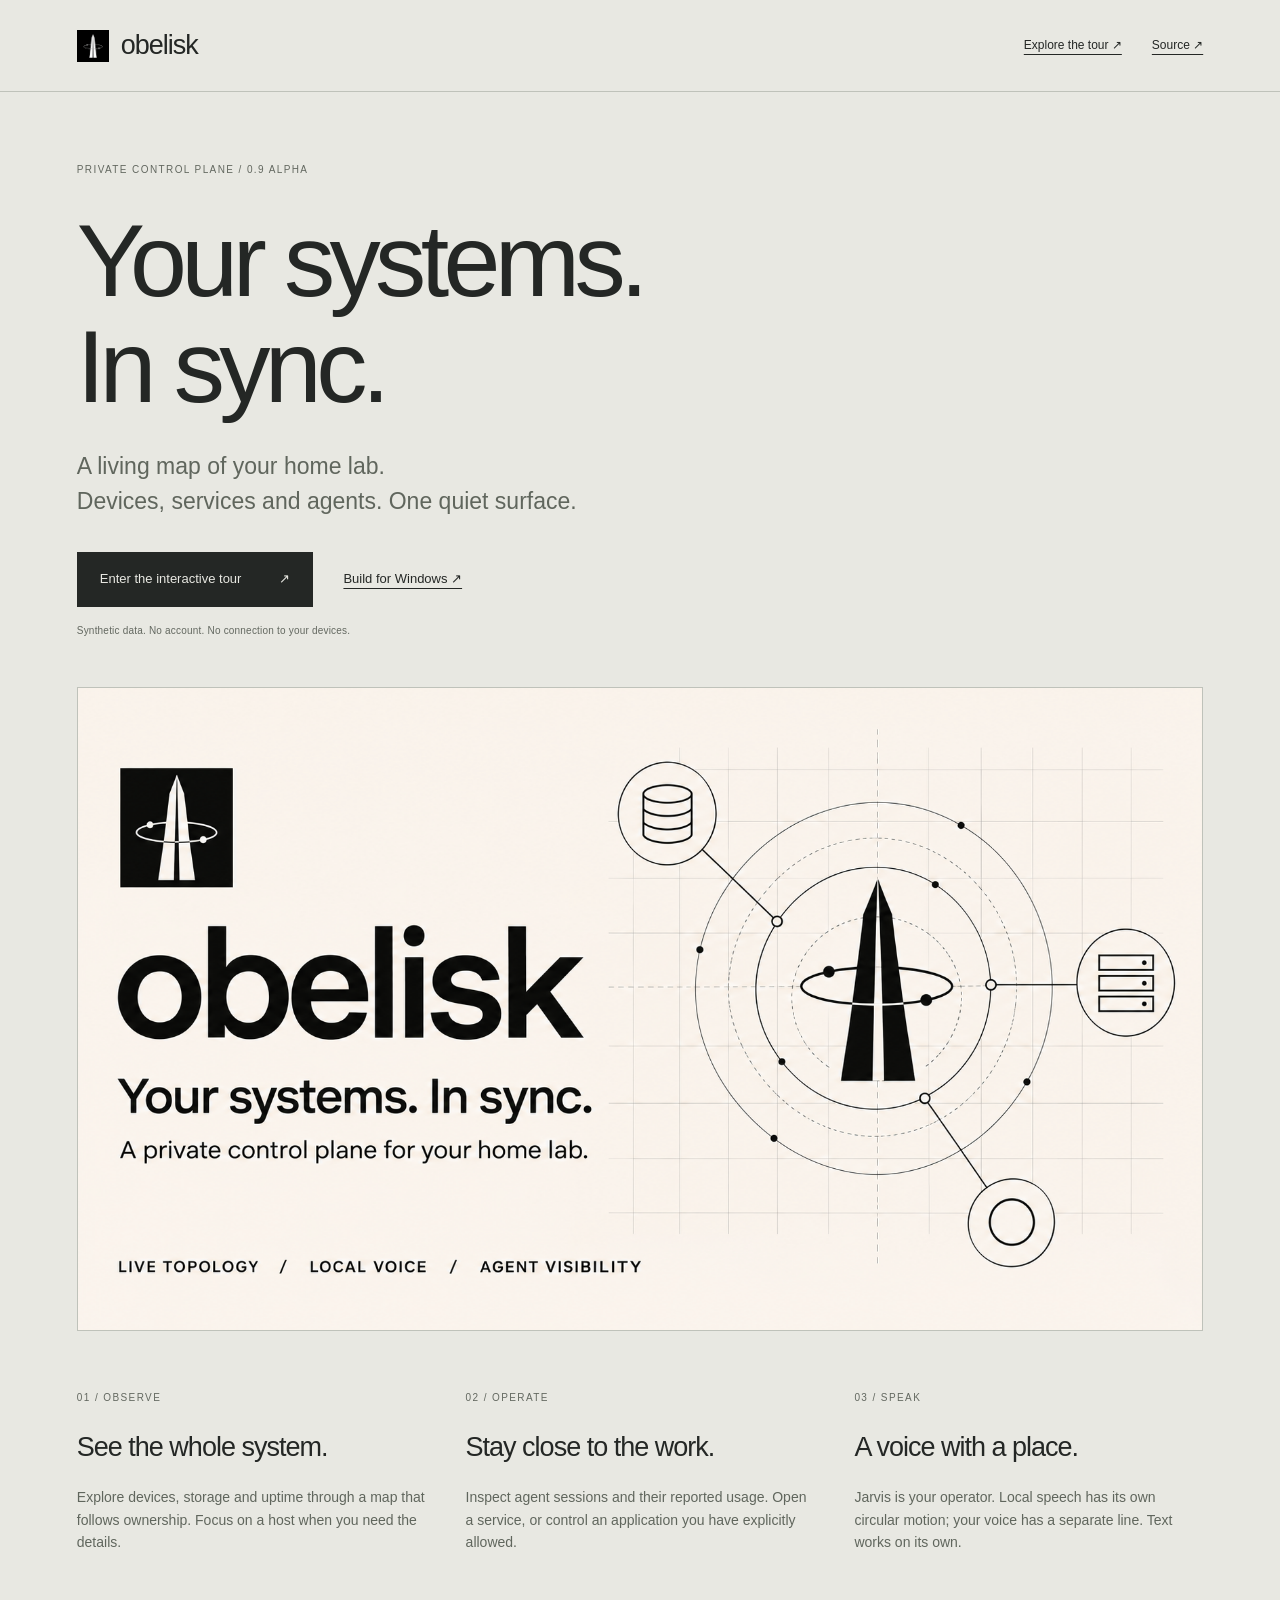
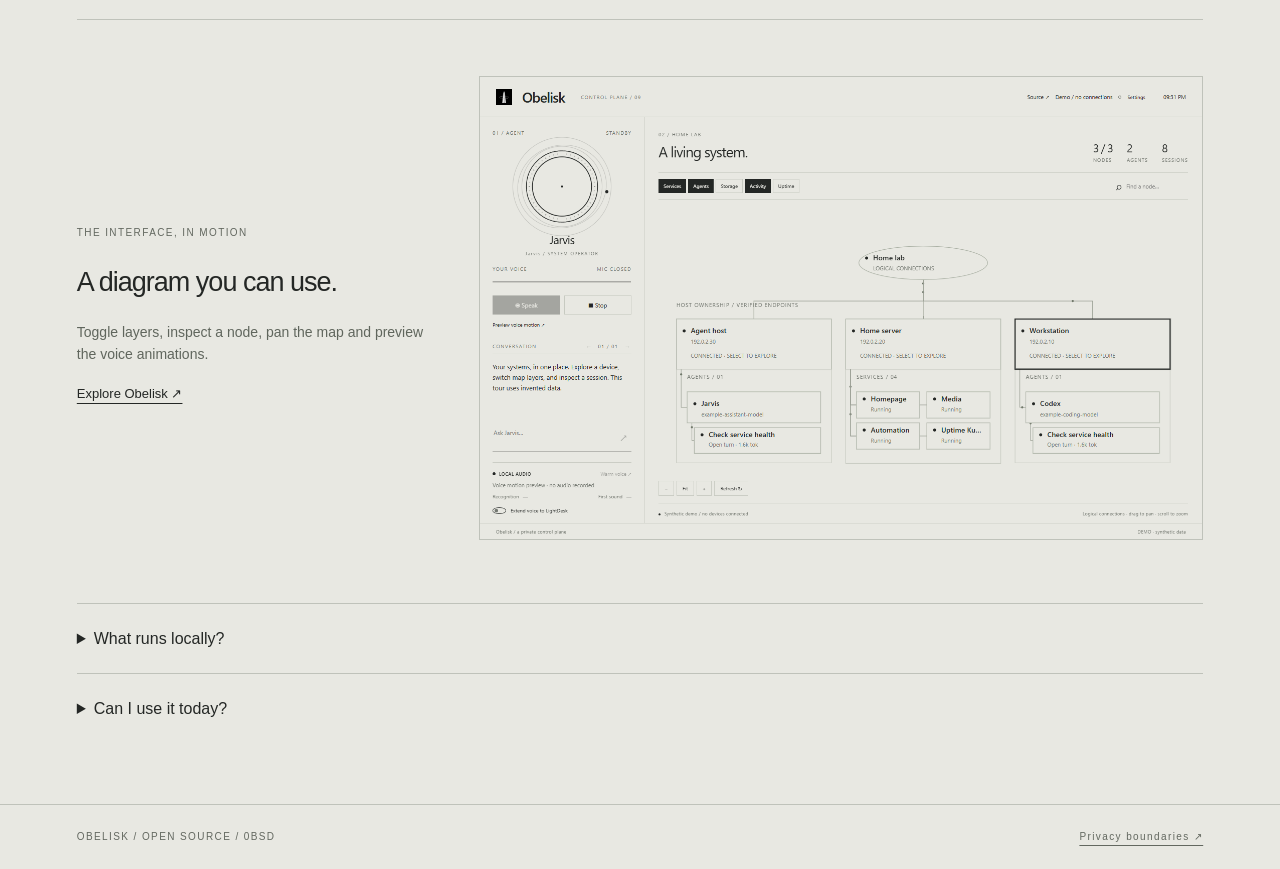
<file: docs/index.html>
<!doctype html>
<html lang="en"><head><meta charset="utf-8"><meta name="viewport" content="width=device-width,initial-scale=1"><meta name="description" content="A private control plane for your home lab. See your devices, follow your agents and speak to Jarvis."><title>Obelisk — Your systems. In sync.</title><link rel="icon" href="assets/obelisk-icon.png"><link rel="stylesheet" href="site.css"></head>
<body><header><a class="wordmark" href="./"><img src="assets/obelisk-icon.png" alt="" width="32" height="32">obelisk</a><nav><a href="tour/">Explore the tour ↗</a><a href="https://github.com/MaxJafar/obelisk">Source ↗</a></nav></header>
<main><div class="eyebrow">PRIVATE CONTROL PLANE / 0.9 ALPHA</div><h1>Your systems.<br>In sync.</h1><p class="intro">A living map of your home lab.<br>Devices, services and agents. One quiet surface.</p><div class="actions"><a class="primary" href="tour/">Enter the interactive tour <span>↗</span></a><a href="https://github.com/MaxJafar/obelisk#make-it-yours">Build for Windows ↗</a></div><p class="caption">Synthetic data. No account. No connection to your devices.</p><a href="tour/"><img class="cover" src="assets/obelisk-cover.png" alt="Obelisk's architectural mark and connected orbital diagrams"></a>
<section class="features"><article><span>01 / OBSERVE</span><h2>See the whole system.</h2><p>Explore devices, storage and uptime through a map that follows ownership. Focus on a host when you need the details.</p></article><article><span>02 / OPERATE</span><h2>Stay close to the work.</h2><p>Inspect agent sessions and their reported usage. Open a service, or control an application you have explicitly allowed.</p></article><article><span>03 / SPEAK</span><h2>A voice with a place.</h2><p>Jarvis is your operator. Local speech has its own circular motion; your voice has a separate line. Text works on its own.</p></article></section>
<section class="preview"><div><span class="eyebrow">THE INTERFACE, IN MOTION</span><h2>A diagram you can use.</h2><p>Toggle layers, inspect a node, pan the map and preview the voice animations.</p><a href="tour/">Explore Obelisk ↗</a></div><a href="tour/"><img src="assets/obelisk-dashboard.png" alt="Interactive dashboard using invented hosts and sessions" loading="lazy"></a></section>
<details><summary>What runs locally?</summary><p>The Windows desktop, telemetry collection and optional Qwen speech output. Voice input uses OpenAI transcription when you provide a key. Agent requests go to your configured OpenClaw Gateway. The browser tour uses only invented data.</p></details>
<details><summary>Can I use it today?</summary><p>This is a Windows x64 source alpha. Build it with Tauri, .NET and Go, then connect your own infrastructure. There is no signed installer yet. Start with the <a href="https://github.com/MaxJafar/obelisk/blob/main/docs/SETUP.md">setup guide</a>.</p></details>
</main><footer><span>OBELISK / OPEN SOURCE / 0BSD</span><a href="https://github.com/MaxJafar/obelisk/blob/main/docs/PRIVACY.md">Privacy boundaries ↗</a></footer></body></html>
</file>
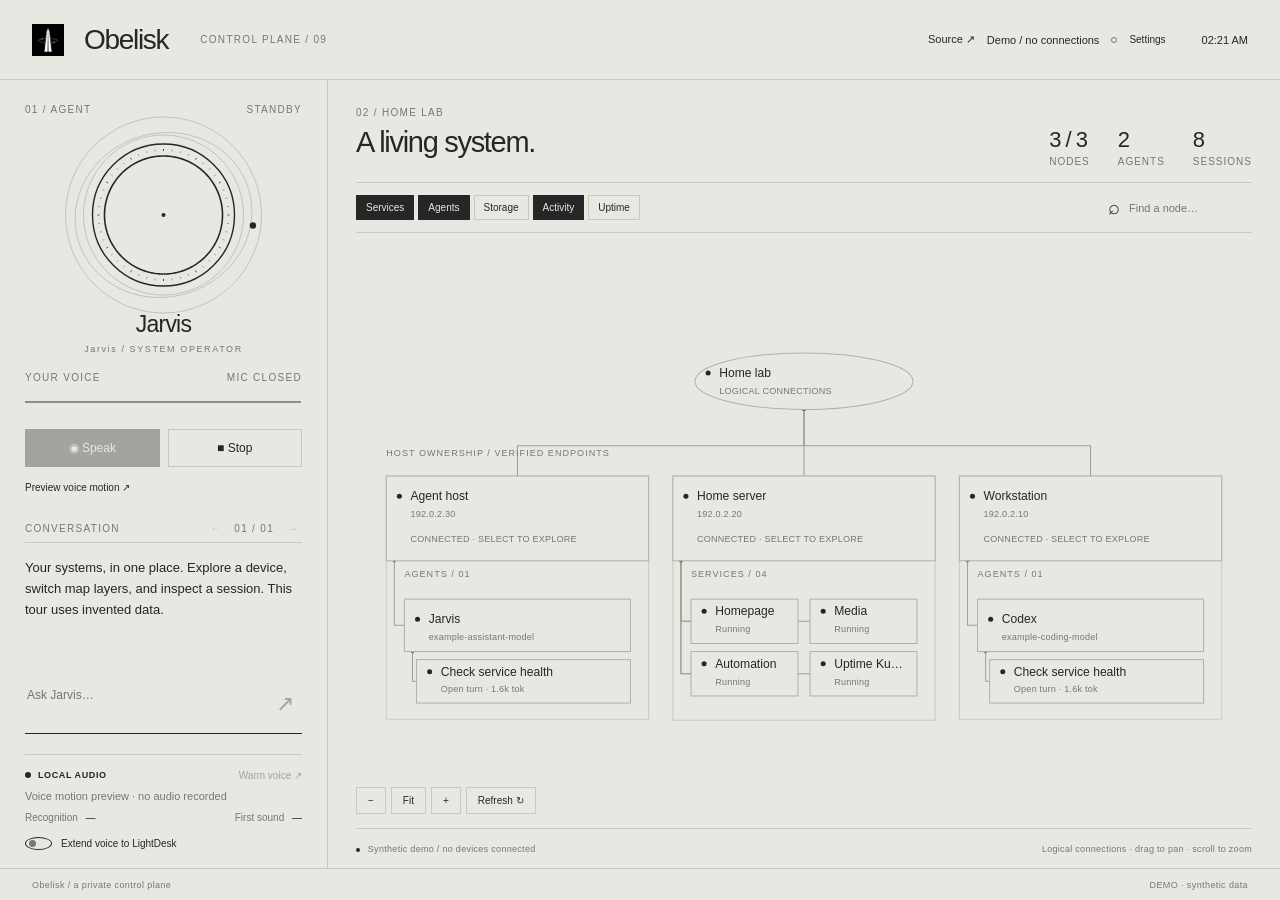
<file: docs/tour/index.html>
<!doctype html>
<html lang="en"><head><meta charset="utf-8"><meta name="viewport" content="width=device-width,initial-scale=1"><meta name="description" content="Obelisk: a private control plane for your home lab."><title>Obelisk</title><link rel="icon" href="assets/obelisk-icon.png"><link rel="stylesheet" href="style.css"></head>
<body>
<header><div class="brand"><img class="brand-mark" src="assets/obelisk-icon.png" width="32" height="32" alt="Obelisk logo"><h1>Obelisk</h1><span class="edition">CONTROL PLANE / 09</span></div><div class="header-right"><span id="gateway">Connecting</span><i class="dot" id="gateway-dot"></i><button id="settings" class="text-button">Settings</button><time id="clock"></time></div></header>
<main>
 <section class="voice-pane" aria-label="Jarvis assistant">
  <div class="section-label"><span>01 / AGENT</span><span id="phase">STANDBY</span></div>
  <div class="orb-stage"><canvas id="orb" aria-label="Jarvis circular audio visualizer"></canvas><div class="orb-caption"><strong>Jarvis</strong><span id="agent-name">SYSTEM OPERATOR</span></div></div>
  <div class="voice-caption"><span>YOUR VOICE</span><span id="mic-state">MIC CLOSED</span></div><canvas id="voice-line" aria-label="Microphone waveform"></canvas>
  <div class="voice-actions"><button id="mic" class="primary" title="Ctrl+Shift+Space">◉ <span>Speak</span></button><button id="stop" title="Escape">■ Stop</button></div>
  <div class="conversation-head"><span>CONVERSATION</span><div><button id="reply-prev" class="icon" aria-label="Previous reply page">←</button><span id="reply-page">01</span><button id="reply-next" class="icon" aria-label="Next reply page">→</button></div></div>
  <div id="reply" aria-live="polite">A local voice. A connected home.</div>
  <form id="composer"><label class="sr-only" for="message">Message Jarvis</label><textarea id="message" rows="2" maxlength="16000" placeholder="Ask Jarvis…"></textarea><button aria-label="Send message" type="submit">↗</button></form>
  <div class="engine"><div><span class="dot"></span> <strong>LOCAL AUDIO</strong><button id="warm" class="text-button">Warm voice ↗</button></div><p id="engine-status">Preparing Qwen on this PC</p><div class="timings"><span>Recognition <b id="stt-time">—</b></span><span>First sound <b id="first-time">—</b></span></div><label class="switch"><input id="rgb" type="checkbox" checked><span></span>Extend voice to LightDesk</label></div>
 </section>
 <section class="lab-pane" aria-label="Interactive homelab map">
  <div class="map-title"><div><div class="section-label">02 / HOME LAB</div><h2>A living system.</h2></div><div class="totals"><span><b id="node-count">—</b> NODES</span><span><b id="agent-count">—</b> AGENTS</span><span><b id="session-count">—</b> SESSIONS</span></div></div>
  <div class="toolbar"><div id="layers"><button data-layer="services" aria-pressed="true">Services</button><button data-layer="agents" aria-pressed="true">Agents</button><button data-layer="storage" aria-pressed="false">Storage</button><button data-layer="activity" aria-pressed="true">Activity</button><button data-layer="checks" aria-pressed="false">Uptime</button></div><label class="search"><span>⌕</span><input id="search" placeholder="Find a node…" aria-label="Search homelab"></label></div>
  <div class="map-stage" id="map-stage"><svg id="topology" role="group" aria-label="Live logical homelab topology"><g id="graph"></g></svg><div class="map-tools"><button id="back" hidden>← All devices</button><button id="zoom-out" aria-label="Zoom out">−</button><button id="fit">Fit</button><button id="zoom-in" aria-label="Zoom in">+</button><button id="refresh">Refresh ↻</button></div><div id="empty-map">Connecting to your home lab…</div>
   <aside id="inspector" hidden aria-label="Selected node"><div class="inspect-head"><span id="detail-kind">NODE</span><button id="close-detail" aria-label="Close details">×</button></div><h3 id="detail-title"></h3><div id="detail-tabs"></div><div id="detail-body"></div><div id="detail-paging"></div></aside>
  </div>
  <div class="map-footer"><span><i class="dot"></i> <span id="map-status">Loading saved topology</span></span><span>Logical connections · drag to pan · scroll to zoom</span></div>
 </section>
</main>
<footer><span id="notice" role="status">Obelisk / a private control plane</span><span id="footer-mode">Tauri · native audio · Qwen</span></footer>
<dialog id="settings-dialog" aria-labelledby="settings-title">
 <form id="settings-form">
  <div class="inspect-head"><span>YOUR CONNECTIONS</span><button type="button" id="settings-close" aria-label="Close settings">×</button></div>
  <h2 id="settings-title">Make it yours.</h2>
  <p>Connect your own Gateway. Secrets are encrypted for your Windows account and never returned to this screen.</p>
  <label>Gateway address<input id="setup-url" type="url" placeholder="wss://gateway.example.test" required></label>
  <label>Agent ID<input id="setup-agent" value="jarvis" pattern="[A-Za-z0-9_-]{1,80}" required></label>
  <label>Gateway pairing token · optional<input id="setup-token" type="password" autocomplete="off" placeholder="Leave empty to keep the saved credential"></label>
  <label>Transcription API key · optional<input id="setup-speech" type="password" autocomplete="off" placeholder="Leave empty to keep the saved credential"></label>
  <label>Microphone<select id="setup-mic"><option value="">System default</option></select></label>
  <label class="setup-check"><input id="setup-voice" type="checkbox" checked>Speak replies with local Qwen</label>
  <p id="setup-audio">Local voice is optional. Install its runtime and add your reference recordings with the tools in this repository.</p>
  <p class="setup-disclosure">Voice input streams to OpenAI only during an explicit microphone turn. Text and agent requests use your configured Gateway.</p>
  <button class="primary" id="setup-save">Save & connect ↗</button><span id="setup-error" role="status"></span>
 </form>
</dialog>
<script src="demo.js"></script><script src="app.js"></script></body></html>
</file>
<file: docs/site.css>
:root{color:#242725;background:#e8e8e2;font-family:Inter,"Segoe UI",sans-serif;line-height:1.6}*{box-sizing:border-box}body{margin:0}a{color:inherit;text-underline-offset:5px}header,footer{display:flex;align-items:center;justify-content:space-between;padding:24px 6vw;border-bottom:1px solid #bfc2ba;gap:24px}.wordmark{display:flex;align-items:center;gap:12px;text-decoration:none;font-size:27px;letter-spacing:-1px}nav{display:flex;gap:30px;font-size:12px}main{max-width:1500px;padding:70px 6vw 60px;margin:auto}.eyebrow,article>span,.caption,footer{font-size:10px;letter-spacing:1.4px;color:#636860}h1{font-size:clamp(54px,8vw,118px);line-height:1.03;letter-spacing:-.055em;font-weight:400;margin:30px 0}.intro{font-size:clamp(17px,2vw,23px);line-height:1.5;color:#60665d}.actions{display:flex;align-items:center;gap:30px;flex-wrap:wrap;margin-top:34px;font-size:13px}.primary{display:flex;align-items:center;gap:38px;background:#242725;color:#e8e8e2;padding:17px 23px;text-decoration:none}.caption{letter-spacing:.2px;margin:16px 0 48px}.cover{width:100%;display:block;border:1px solid #bfc2ba}.features{display:grid;grid-template-columns:repeat(3,1fr);gap:40px;padding:52px 0;border-bottom:1px solid #bfc2ba}h2{font-size:27px;letter-spacing:-1px;font-weight:400;line-height:1.2}article p,.preview p,details p{font-size:14px;color:#60665d;max-width:600px}.preview{padding:56px 0;display:grid;grid-template-columns:1fr 2fr;align-items:center;gap:40px}.preview img{width:100%;border:1px solid #bfc2ba}.preview a{font-size:13px}details{border-top:1px solid #bfc2ba;padding:22px 0}summary{cursor:pointer;font-size:16px}footer{border-top:1px solid #bfc2ba;border-bottom:0}a:focus-visible,summary:focus-visible{outline:2px solid #242725;outline-offset:5px}@media(max-width:700px){header,footer{padding:20px 6vw;flex-wrap:wrap}nav{gap:16px}.features,.preview{grid-template-columns:1fr;gap:22px}main{padding-top:46px}.features{padding:34px 0}h2{font-size:25px}.actions{gap:20px}.caption{line-height:1.7}.preview{padding:38px 0}}
</file>
<file: docs/tour/style.css>
:root{font-family:"Segoe UI Variable", "Segoe UI",sans-serif;color:#242725;background:#e8e8e2;--ink:#242725;--muted:#747871;--line:#c7cac1;--paper:#e8e8e2}*{box-sizing:border-box}body{margin:0;height:100vh;display:flex;flex-direction:column;overflow:hidden}button,input,textarea{font:inherit;color:inherit}button{border:1px solid var(--line);background:transparent;cursor:pointer;padding:8px 13px;transition:background .15s,color .15s}button:hover{background:#d8dbd2}button:focus-visible,input:focus-visible,textarea:focus-visible{outline:2px solid var(--ink);outline-offset:3px}button:disabled{opacity:.35;cursor:default}button.primary,button[aria-pressed=true]{background:var(--ink);border-color:var(--ink);color:var(--paper)}header{height:80px;flex:none;padding:0 32px;display:flex;align-items:center;justify-content:space-between;border-bottom:1px solid var(--line)}.brand,.header-right{display:flex;align-items:center;gap:20px}.brand h1{font-weight:500;font-size:28px;letter-spacing:-1.3px;margin:0}.brand-mark{font-size:27px}.edition,.section-label,.voice-caption,.conversation-head,.map-footer,.engine,.totals,footer{font-size:10px;letter-spacing:1.3px}.edition{color:var(--muted);margin-left:12px}.header-right{font-size:11px;gap:12px}time{font-variant-numeric:tabular-nums;margin-left:24px}.dot{display:inline-block;width:6px;height:6px;border-radius:100%;background:var(--ink);flex:none}.dot.off{background:none;border:1px solid var(--muted)}main{display:flex;flex:1;min-height:0}.voice-pane{width:328px;min-width:328px;padding:24px 25px 18px;display:flex;flex-direction:column;border-right:1px solid var(--line)}.section-label{display:flex;justify-content:space-between;color:var(--muted)}.orb-stage{position:relative;height:245px;min-height:185px}.orb-stage canvas{width:100%;height:100%}.orb-caption{position:absolute;left:0;right:0;bottom:6px;text-align:center;pointer-events:none}.orb-caption strong{font-size:23px;font-weight:400;display:block;letter-spacing:-.8px}.orb-caption span{display:block;font-size:9px;letter-spacing:1.6px;margin-top:6px;color:var(--muted)}.voice-caption{display:flex;justify-content:space-between;margin-top:12px;color:var(--muted)}#voice-line{width:100%;height:38px;flex:none}.voice-actions{display:flex;gap:8px;margin-top:8px}.voice-actions button{flex:1;font-size:12px;height:38px}.conversation-head{display:flex;justify-content:space-between;align-items:center;margin-top:23px;padding-bottom:8px;border-bottom:1px solid var(--line);color:var(--muted)}.conversation-head>div{display:flex;align-items:center;gap:10px}.icon{padding:0 4px;border:none}#reply{min-height:65px;flex:1;max-height:210px;font-size:13px;line-height:1.6;padding:15px 0;overflow:hidden;white-space:pre-wrap;overflow-wrap:anywhere}#composer{display:flex;gap:6px;border-bottom:1px solid var(--ink);margin-top:auto;padding:10px 0}textarea{resize:none;width:100%;border:none;background:transparent;line-height:1.4;font-size:12px;outline:none}#composer button{border:none;font-size:22px;padding:0 8px}.engine{border-top:1px solid var(--line);margin-top:20px;padding-top:15px;letter-spacing:.6px}.engine>div:first-child{display:flex;align-items:center;gap:7px}.engine strong{font-size:9px;font-weight:600}.text-button{border:none;margin-left:auto;font-size:10px;padding:0}.engine p{letter-spacing:0;color:var(--muted);font-size:11px;line-height:1.4;margin:8px 0}.timings{display:flex;justify-content:space-between;color:var(--muted);font-size:10px;letter-spacing:0}.timings b{color:var(--ink);font-weight:500;margin-left:5px}.switch{display:flex;align-items:center;gap:9px;font-size:10px;letter-spacing:0;margin-top:14px;cursor:pointer}.switch input{position:absolute;opacity:0}.switch>span{width:27px;height:13px;border:1px solid var(--ink);border-radius:100%;position:relative}.switch>span:before{content:"";position:absolute;width:7px;height:7px;left:3px;top:2px;border-radius:50%;background:var(--muted);transition:transform .2s}.switch input:checked+span:before{transform:translateX(12px);background:var(--ink)}.switch input:focus-visible+span{outline:2px solid var(--ink);outline-offset:3px}.lab-pane{flex:1;min-width:0;display:flex;flex-direction:column;padding:27px 28px 0}.map-title{display:flex;justify-content:space-between;align-items:center}.map-title h2{font-size:29px;letter-spacing:-1.3px;font-weight:400;margin:8px 0 23px}.totals{display:flex;gap:28px;color:var(--muted);letter-spacing:1px}.totals b{display:block;font-size:22px;line-height:1.5;font-weight:400;color:var(--ink);letter-spacing:-1px}.toolbar{display:flex;justify-content:space-between;gap:16px;border-top:1px solid var(--line);border-bottom:1px solid var(--line);padding:12px 0}#layers{display:flex;gap:4px}#layers button{font-size:10px;padding:6px 9px;border-radius:0}.search{display:flex;gap:7px;align-items:center}.search input{border:none;background:none;width:125px;font-size:11px;outline:none}.search>span{font-size:20px}.map-stage{flex:1;min-height:0;position:relative;overflow:hidden}#topology{width:100%;height:100%;touch-action:none;user-select:none;cursor:grab}#topology.dragging{cursor:grabbing}svg text{font-family:"Segoe UI",sans-serif;fill:var(--ink)}.frame{fill:none;stroke:var(--line);stroke-width:1}.edge{fill:none;stroke:#9cA196;stroke-width:1}.edge.off{stroke-dasharray:3 5;opacity:.5}.node{cursor:pointer;outline:none}.node .outline{fill:var(--paper);stroke:#adb3a7;stroke-width:1}.node:hover .outline,.node:focus .outline,.node.selected .outline{stroke:var(--ink);stroke-width:2}.node .node-title{font-size:12px;font-weight:500}.node .node-meta{font-size:9px;fill:var(--muted);letter-spacing:.2px}.node.dim{opacity:.25}.node.off{opacity:.65}.graph-label{fill:var(--muted);font-size:9px;letter-spacing:1px}.node-state{fill:var(--ink)}.node.off .node-state{fill:var(--paper);stroke:#8e9489}.fraction-track{stroke:#c3c8bc;stroke-width:2}.fraction-used{stroke:var(--ink);stroke-width:2}.moving{offset-rotate:0deg;animation:flow 7s linear infinite;fill:#70786a}.map-tools{position:absolute;bottom:14px;left:0;display:flex;gap:5px;z-index:2}.map-tools button{background:var(--paper);font-size:10px;padding:7px 11px}#empty-map{position:absolute;left:0;right:0;top:40%;text-align:center;color:var(--muted);font-size:12px;pointer-events:none}.map-footer{min-height:40px;display:flex;align-items:center;justify-content:space-between;gap:20px;letter-spacing:.3px;color:var(--muted);font-size:9px;border-top:1px solid var(--line)}.map-footer .dot{width:4px;height:4px;margin-right:5px}footer{height:32px;flex:none;border-top:1px solid var(--line);padding:0 32px;display:flex;justify-content:space-between;align-items:center;font-size:9px;letter-spacing:.4px;color:var(--muted)}#notice{max-width:75%;overflow:hidden;text-overflow:ellipsis;white-space:nowrap}#inspector{position:absolute;top:16px;right:0;bottom:58px;width:315px;background:var(--paper);border:1px solid var(--ink);padding:17px 19px;z-index:4;overflow:hidden}.inspect-head{display:flex;align-items:center;justify-content:space-between;font-size:9px;letter-spacing:1.5px;color:var(--muted)}.inspect-head button{border:none;font-size:20px;padding:0}h3{font-size:22px;font-weight:400;margin:17px 0;letter-spacing:-.7px}.detail-pair{display:flex;justify-content:space-between;gap:12px;font-size:11px;padding:7px 0;border-bottom:1px solid var(--line)}.detail-pair>span:first-child{color:var(--muted)}.detail-pair>span:last-child{text-align:right;overflow-wrap:anywhere}.detail-sub{font-size:9px;letter-spacing:1px;color:var(--muted);margin:17px 0 7px}.service-row{display:flex;flex-wrap:wrap;gap:6px;justify-content:space-between;font-size:11px;border-bottom:1px solid var(--line);padding:8px 0}.service-row>span{width:100%}.service-row button{font-size:9px;padding:5px 9px}.session-row{padding:9px 0;border-bottom:1px solid var(--line);font-size:11px}.session-row b{display:block;font-weight:500;white-space:nowrap;overflow:hidden;text-overflow:ellipsis}.session-row small{font-size:9px;color:var(--muted);display:block;margin-top:4px;white-space:nowrap;overflow:hidden;text-overflow:ellipsis}#detail-paging{display:flex;gap:10px;align-items:center;margin-top:13px;font-size:10px}#detail-paging button{padding:3px 8px}.sr-only{position:absolute;width:1px;height:1px;overflow:hidden;clip:rect(0,0,0,0)}[hidden]{display:none!important}@keyframes flow{from{offset-distance:0%}to{offset-distance:100%}}@media(max-height:800px){.orb-stage{height:190px;min-height:165px}.voice-pane{padding-top:16px}.conversation-head{margin-top:14px}.engine{margin-top:12px;padding-top:10px}.voice-caption{margin-top:5px}.voice-actions button{height:33px}#reply{max-height:100px}.lab-pane{padding-top:18px}.map-title h2{font-size:25px;margin-bottom:16px}header{height:65px}}@media(max-width:1150px){.voice-pane{width:290px;min-width:290px;padding-left:18px;padding-right:18px}.lab-pane{padding-left:20px;padding-right:20px}.totals{gap:16px}.toolbar{gap:5px}#layers button{padding:6px}.search input{width:100px}.edition{display:none}}@media(prefers-reduced-motion:reduce){*{animation:none!important;transition:none!important}}
#inspector{display:flex;flex-direction:column}#detail-body{min-height:0;flex:1;overflow:hidden}#detail-paging{flex:none;min-height:24px}#detail-tabs{display:flex;gap:4px;flex:none;margin-bottom:8px}#detail-tabs:empty{display:none}#detail-tabs button{font-size:10px;padding:5px 8px}#inspector h3{flex:none;white-space:nowrap;overflow:hidden;text-overflow:ellipsis}.inspect-head{flex:none}@media(max-height:800px){#inspector{padding:12px 15px}#inspector h3{font-size:19px;margin:10px 0}.detail-pair{padding:5px 0}.detail-sub{margin:10px 0 5px}.session-row{padding:6px 0}#detail-paging{margin-top:8px}}

dialog{color:var(--ink);background:var(--paper);border:1px solid var(--ink);width:min(520px,90vw);padding:28px;max-height:90vh;overflow:auto}dialog::backdrop{background:#24272580}dialog h2{font-size:29px;font-weight:400;letter-spacing:-1px}dialog p{font-size:12px;line-height:1.6;color:var(--muted)}dialog label{display:flex;flex-direction:column;gap:6px;font-size:11px;margin:14px 0}dialog input,dialog select{padding:10px;border:1px solid var(--line);background:var(--paper);min-width:0}dialog .setup-check{flex-direction:row;align-items:center}#setup-error{display:block;font-size:11px;line-height:1.5;margin-top:10px}.brand-mark{object-fit:contain}.setup-disclosure{border-top:1px solid var(--line);padding-top:12px}
.tour-source{color:inherit;text-decoration:none;font-size:11px}#tour-motion{font-size:10px;line-height:1.3}.voice-actions:has(#tour-motion){flex-wrap:wrap}#tour-motion{flex-basis:100%;height:25px;text-align:left}#inspector{max-width:100%}
@media(max-width:760px){body{height:auto;min-height:100vh;overflow:auto}header{height:auto;min-height:85px;flex-wrap:wrap;padding:18px 20px;gap:10px}.brand{gap:12px}.header-right{gap:10px;flex-wrap:wrap}.header-right time{margin-left:0}main{flex-direction:column}.voice-pane{width:100%;min-width:0;border-right:0;border-bottom:1px solid var(--line);padding:24px;display:grid;grid-template-columns:1fr;gap:0}.orb-stage{height:220px}.voice-pane #reply{min-height:85px}.lab-pane{padding:25px 16px 0}.map-title{gap:10px;flex-wrap:wrap}.map-title h2{margin-bottom:16px}.totals{gap:18px;margin-bottom:16px}.toolbar{flex-wrap:wrap;gap:12px}.map-stage{height:620px;min-height:620px;flex:none}.search input{width:220px}.map-footer{gap:10px;flex-wrap:wrap;padding:12px 0}footer{height:auto;min-height:45px;padding:12px 16px;gap:12px;flex-wrap:wrap}#notice{max-width:100%}#inspector{width:100%}}
</file>
